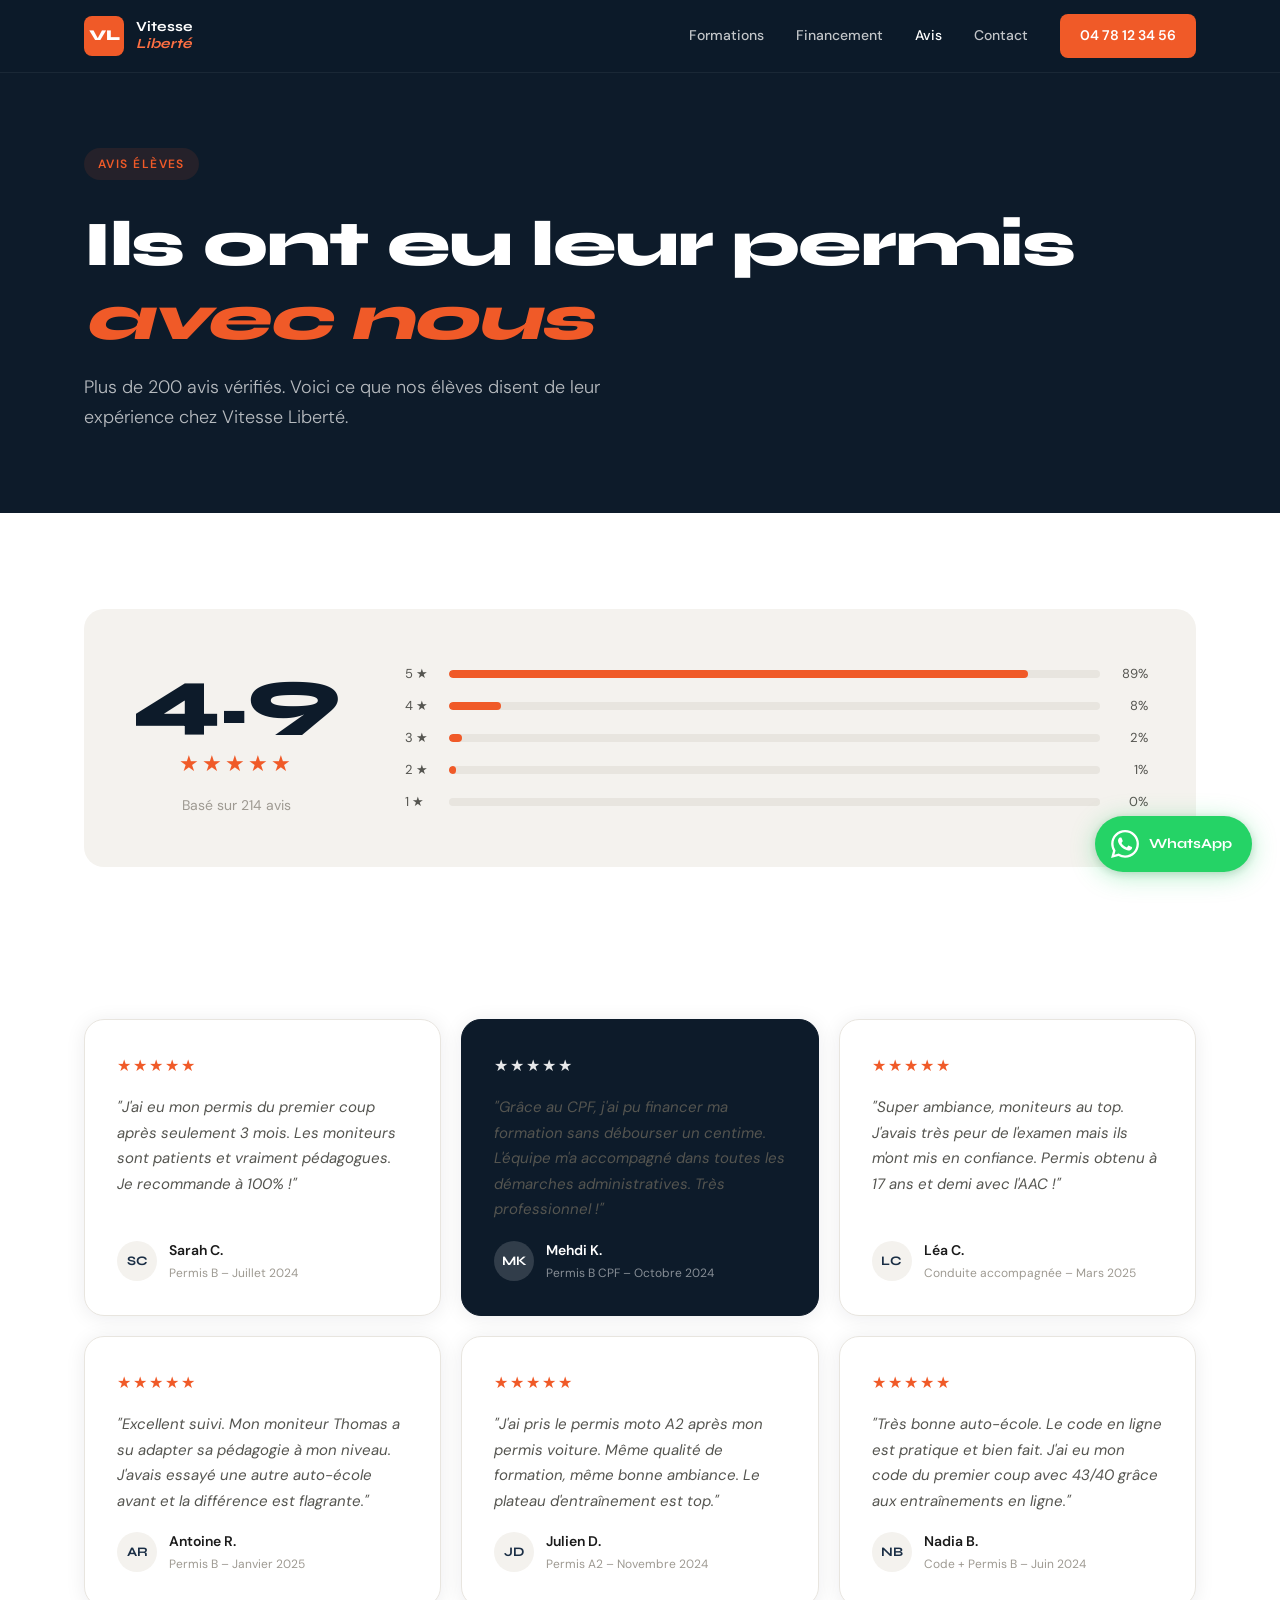
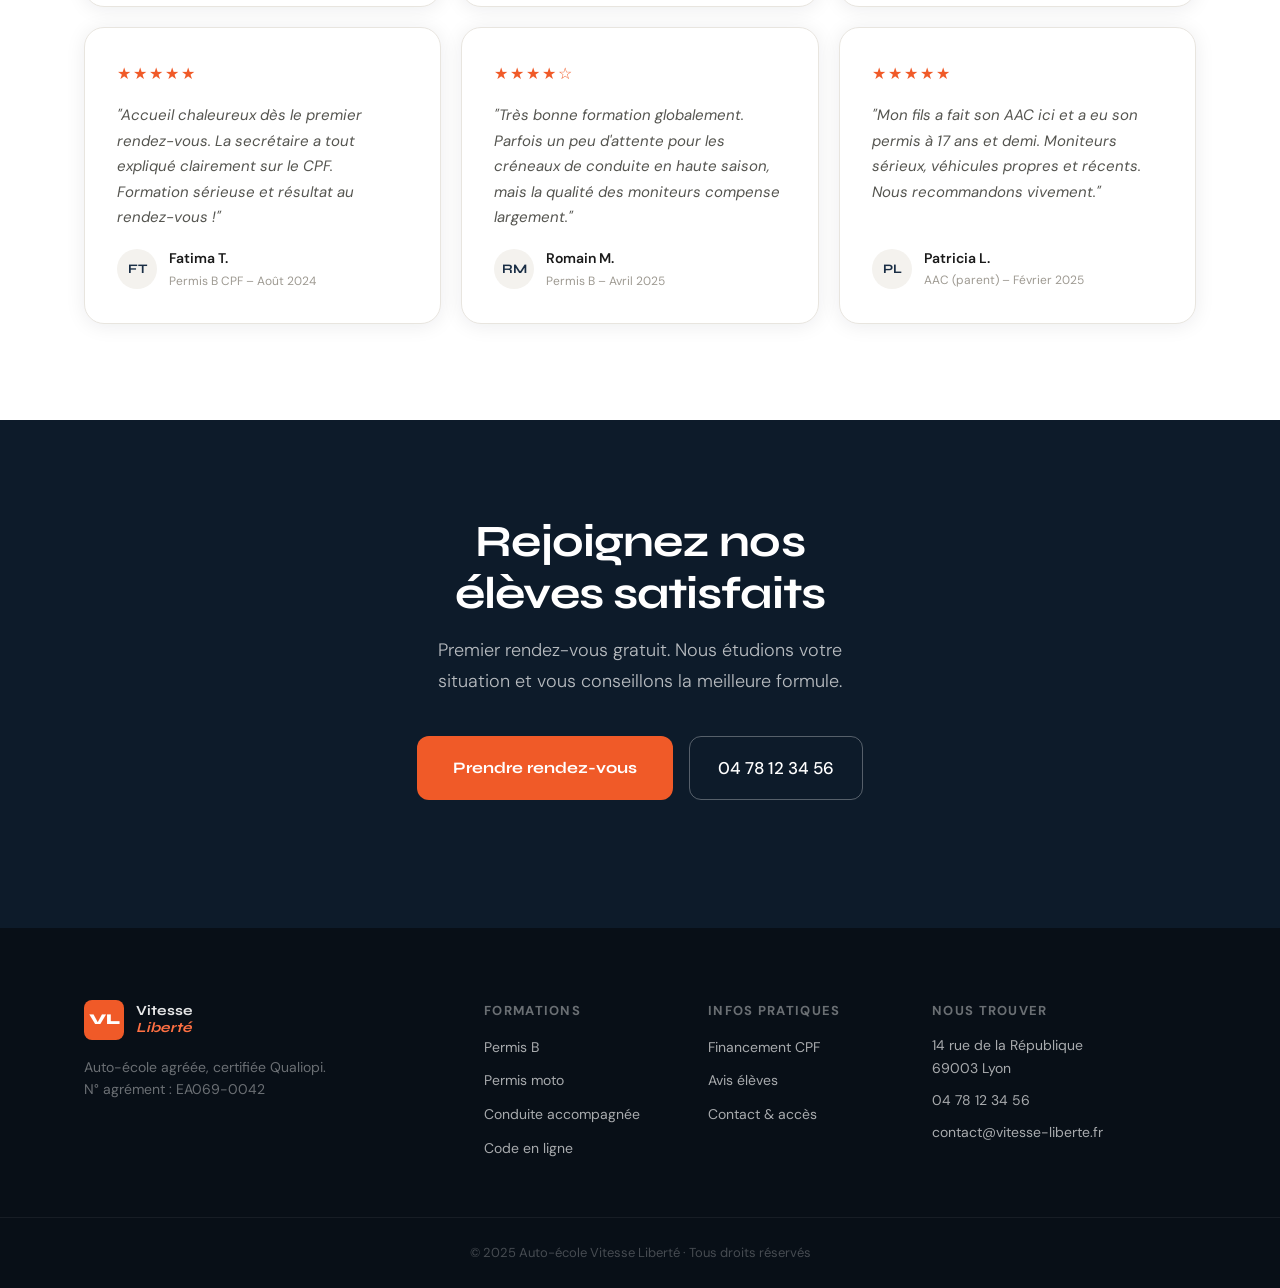
<file: avis.html>
<!DOCTYPE html>
<html lang="fr">
<head>
<meta charset="UTF-8">
<meta name="viewport" content="width=device-width, initial-scale=1.0">
<meta name="description" content="Avis élèves de l'auto-école Vitesse Liberté à Lyon 3ème. Plus de 200 avis vérifiés. Note moyenne 4.9/5.">
<title>Avis élèves – Auto-école Vitesse Liberté | Lyon 3ème</title>
<link rel="preconnect" href="https://fonts.googleapis.com">
<link href="https://fonts.googleapis.com/css2?family=Syne:wght@400;600;700;800&family=DM+Sans:ital,wght@0,300;0,400;0,500;1,300&display=swap" rel="stylesheet">
<link rel="stylesheet" href="style.css">
</head>
<body>

<header id="header">
  <div class="nav-inner">
    <a href="index.html" class="logo">
      <span class="logo-mark">VL</span>
      <span class="logo-text">Vitesse<br><em>Liberté</em></span>
    </a>
    <nav class="main-nav">
      <a href="formations.html">Formations</a>
      <a href="financement.html">Financement</a>
      <a href="avis.html" class="active">Avis</a>
      <a href="contact.html">Contact</a>
      <a href="tel:0478123456" class="nav-cta">04 78 12 34 56</a>
    </nav>
    <button class="burger" onclick="toggleMenu()" aria-label="Menu">
      <span></span><span></span><span></span>
    </button>
  </div>
  <div class="mobile-menu" id="mobileMenu">
    <a href="formations.html">Formations</a>
    <a href="financement.html">Financement</a>
    <a href="avis.html">Avis élèves</a>
    <a href="contact.html">Contact</a>
    <a href="tel:0478123456" class="mobile-cta">04 78 12 34 56</a>
  </div>
</header>

<section class="page-hero">
  <div class="container">
    <div class="section-tag">Avis élèves</div>
    <h1>Ils ont eu leur permis<br><em>avec nous</em></h1>
    <p>Plus de 200 avis vérifiés. Voici ce que nos élèves disent de leur expérience chez Vitesse Liberté.</p>
  </div>
</section>

<section class="section">
  <div class="container">
    <div class="rating-summary">
      <div class="rating-big">
        <span class="rating-number">4.9</span>
        <div class="rating-stars-big">★★★★★</div>
        <span class="rating-count">Basé sur 214 avis</span>
      </div>
      <div class="rating-bars">
        <div class="rating-bar-row"><span>5 ★</span><div class="bar-wrap"><div class="bar-fill" style="width:89%"></div></div><span>89%</span></div>
        <div class="rating-bar-row"><span>4 ★</span><div class="bar-wrap"><div class="bar-fill" style="width:8%"></div></div><span>8%</span></div>
        <div class="rating-bar-row"><span>3 ★</span><div class="bar-wrap"><div class="bar-fill" style="width:2%"></div></div><span>2%</span></div>
        <div class="rating-bar-row"><span>2 ★</span><div class="bar-wrap"><div class="bar-fill" style="width:1%"></div></div><span>1%</span></div>
        <div class="rating-bar-row"><span>1 ★</span><div class="bar-wrap"><div class="bar-fill" style="width:0%"></div></div><span>0%</span></div>
      </div>
    </div>
  </div>
</section>

<section class="section">
  <div class="container">
    <div class="all-reviews-grid">

      <div class="review-card">
        <div class="review-stars">★★★★★</div>
        <p>"J'ai eu mon permis du premier coup après seulement 3 mois. Les moniteurs sont patients et vraiment pédagogues. Je recommande à 100% !"</p>
        <div class="review-author"><div class="review-avatar">SC</div><div><strong>Sarah C.</strong><span>Permis B – Juillet 2024</span></div></div>
      </div>

      <div class="review-card review-card--featured">
        <div class="review-stars">★★★★★</div>
        <p>"Grâce au CPF, j'ai pu financer ma formation sans débourser un centime. L'équipe m'a accompagné dans toutes les démarches administratives. Très professionnel !"</p>
        <div class="review-author"><div class="review-avatar">MK</div><div><strong>Mehdi K.</strong><span>Permis B CPF – Octobre 2024</span></div></div>
      </div>

      <div class="review-card">
        <div class="review-stars">★★★★★</div>
        <p>"Super ambiance, moniteurs au top. J'avais très peur de l'examen mais ils m'ont mis en confiance. Permis obtenu à 17 ans et demi avec l'AAC !"</p>
        <div class="review-author"><div class="review-avatar">LC</div><div><strong>Léa C.</strong><span>Conduite accompagnée – Mars 2025</span></div></div>
      </div>

      <div class="review-card">
        <div class="review-stars">★★★★★</div>
        <p>"Excellent suivi. Mon moniteur Thomas a su adapter sa pédagogie à mon niveau. J'avais essayé une autre auto-école avant et la différence est flagrante."</p>
        <div class="review-author"><div class="review-avatar">AR</div><div><strong>Antoine R.</strong><span>Permis B – Janvier 2025</span></div></div>
      </div>

      <div class="review-card">
        <div class="review-stars">★★★★★</div>
        <p>"J'ai pris le permis moto A2 après mon permis voiture. Même qualité de formation, même bonne ambiance. Le plateau d'entraînement est top."</p>
        <div class="review-author"><div class="review-avatar">JD</div><div><strong>Julien D.</strong><span>Permis A2 – Novembre 2024</span></div></div>
      </div>

      <div class="review-card">
        <div class="review-stars">★★★★★</div>
        <p>"Très bonne auto-école. Le code en ligne est pratique et bien fait. J'ai eu mon code du premier coup avec 43/40 grâce aux entraînements en ligne."</p>
        <div class="review-author"><div class="review-avatar">NB</div><div><strong>Nadia B.</strong><span>Code + Permis B – Juin 2024</span></div></div>
      </div>

      <div class="review-card">
        <div class="review-stars">★★★★★</div>
        <p>"Accueil chaleureux dès le premier rendez-vous. La secrétaire a tout expliqué clairement sur le CPF. Formation sérieuse et résultat au rendez-vous !"</p>
        <div class="review-author"><div class="review-avatar">FT</div><div><strong>Fatima T.</strong><span>Permis B CPF – Août 2024</span></div></div>
      </div>

      <div class="review-card">
        <div class="review-stars">★★★★☆</div>
        <p>"Très bonne formation globalement. Parfois un peu d'attente pour les créneaux de conduite en haute saison, mais la qualité des moniteurs compense largement."</p>
        <div class="review-author"><div class="review-avatar">RM</div><div><strong>Romain M.</strong><span>Permis B – Avril 2025</span></div></div>
      </div>

      <div class="review-card">
        <div class="review-stars">★★★★★</div>
        <p>"Mon fils a fait son AAC ici et a eu son permis à 17 ans et demi. Moniteurs sérieux, véhicules propres et récents. Nous recommandons vivement."</p>
        <div class="review-author"><div class="review-avatar">PL</div><div><strong>Patricia L.</strong><span>AAC (parent) – Février 2025</span></div></div>
      </div>

    </div>
  </div>
</section>

<section class="cta-section">
  <div class="container cta-inner">
    <h2>Rejoignez nos<br>élèves satisfaits</h2>
    <p>Premier rendez-vous gratuit. Nous étudions votre situation et vous conseillons la meilleure formule.</p>
    <div class="cta-actions">
      <a href="contact.html" class="btn-primary btn-large">Prendre rendez-vous</a>
      <a href="tel:0478123456" class="btn-ghost">04 78 12 34 56</a>
    </div>
  </div>
</section>

<footer class="footer">
  <div class="container footer-inner">
    <div class="footer-brand">
      <a href="index.html" class="logo logo--light">
        <span class="logo-mark">VL</span>
        <span class="logo-text">Vitesse<br><em>Liberté</em></span>
      </a>
      <p>Auto-école agréée, certifiée Qualiopi.<br>N° agrément : EA069-0042</p>
    </div>
    <div class="footer-links">
      <strong>Formations</strong>
      <a href="formations.html#permis-b">Permis B</a>
      <a href="formations.html#moto">Permis moto</a>
      <a href="formations.html#aac">Conduite accompagnée</a>
      <a href="formations.html#code">Code en ligne</a>
    </div>
    <div class="footer-links">
      <strong>Infos pratiques</strong>
      <a href="financement.html">Financement CPF</a>
      <a href="avis.html">Avis élèves</a>
      <a href="contact.html">Contact & accès</a>
    </div>
    <div class="footer-contact">
      <strong>Nous trouver</strong>
      <p>14 rue de la République<br>69003 Lyon</p>
      <a href="tel:0478123456">04 78 12 34 56</a>
      <a href="mailto:contact@vitesse-liberte.fr">contact@vitesse-liberte.fr</a>
    </div>
  </div>
  <div class="footer-bottom">
    <p>© 2025 Auto-école Vitesse Liberté · Tous droits réservés</p>
  </div>
</footer>

<script src="main.js"></script>

<!-- WhatsApp Widget -->
<a href="https://wa.me/33478123456?text=Bonjour%2C%20je%20souhaite%20avoir%20des%20informations%20sur%20vos%20formations%20au%20permis%20de%20conduire." class="whatsapp-btn" target="_blank" rel="noopener" aria-label="Nous contacter sur WhatsApp">
  <svg xmlns="http://www.w3.org/2000/svg" viewBox="0 0 24 24" fill="white" width="28" height="28"><path d="M17.472 14.382c-.297-.149-1.758-.867-2.03-.967-.273-.099-.471-.148-.67.15-.197.297-.767.966-.94 1.164-.173.199-.347.223-.644.075-.297-.15-1.255-.463-2.39-1.475-.883-.788-1.48-1.761-1.653-2.059-.173-.297-.018-.458.13-.606.134-.133.298-.347.446-.52.149-.174.198-.298.298-.497.099-.198.05-.371-.025-.52-.075-.149-.669-1.612-.916-2.207-.242-.579-.487-.5-.669-.51-.173-.008-.371-.01-.57-.01-.198 0-.52.074-.792.372-.272.297-1.04 1.016-1.04 2.479 0 1.462 1.065 2.875 1.213 3.074.149.198 2.096 3.2 5.077 4.487.709.306 1.262.489 1.694.625.712.227 1.36.195 1.871.118.571-.085 1.758-.719 2.006-1.413.248-.694.248-1.289.173-1.413-.074-.124-.272-.198-.57-.347m-5.421 7.403h-.004a9.87 9.87 0 01-5.031-1.378l-.361-.214-3.741.982.998-3.648-.235-.374a9.86 9.86 0 01-1.51-5.26c.001-5.45 4.436-9.884 9.888-9.884 2.64 0 5.122 1.03 6.988 2.898a9.825 9.825 0 012.893 6.994c-.003 5.45-4.437 9.884-9.885 9.884m8.413-18.297A11.815 11.815 0 0012.05 0C5.495 0 .16 5.335.157 11.892c0 2.096.547 4.142 1.588 5.945L.057 24l6.305-1.654a11.882 11.882 0 005.683 1.448h.005c6.554 0 11.89-5.335 11.893-11.893a11.821 11.821 0 00-3.48-8.413z"/></svg>
  <span class="whatsapp-label">WhatsApp</span>
</a>
</body>
</html>
</file>
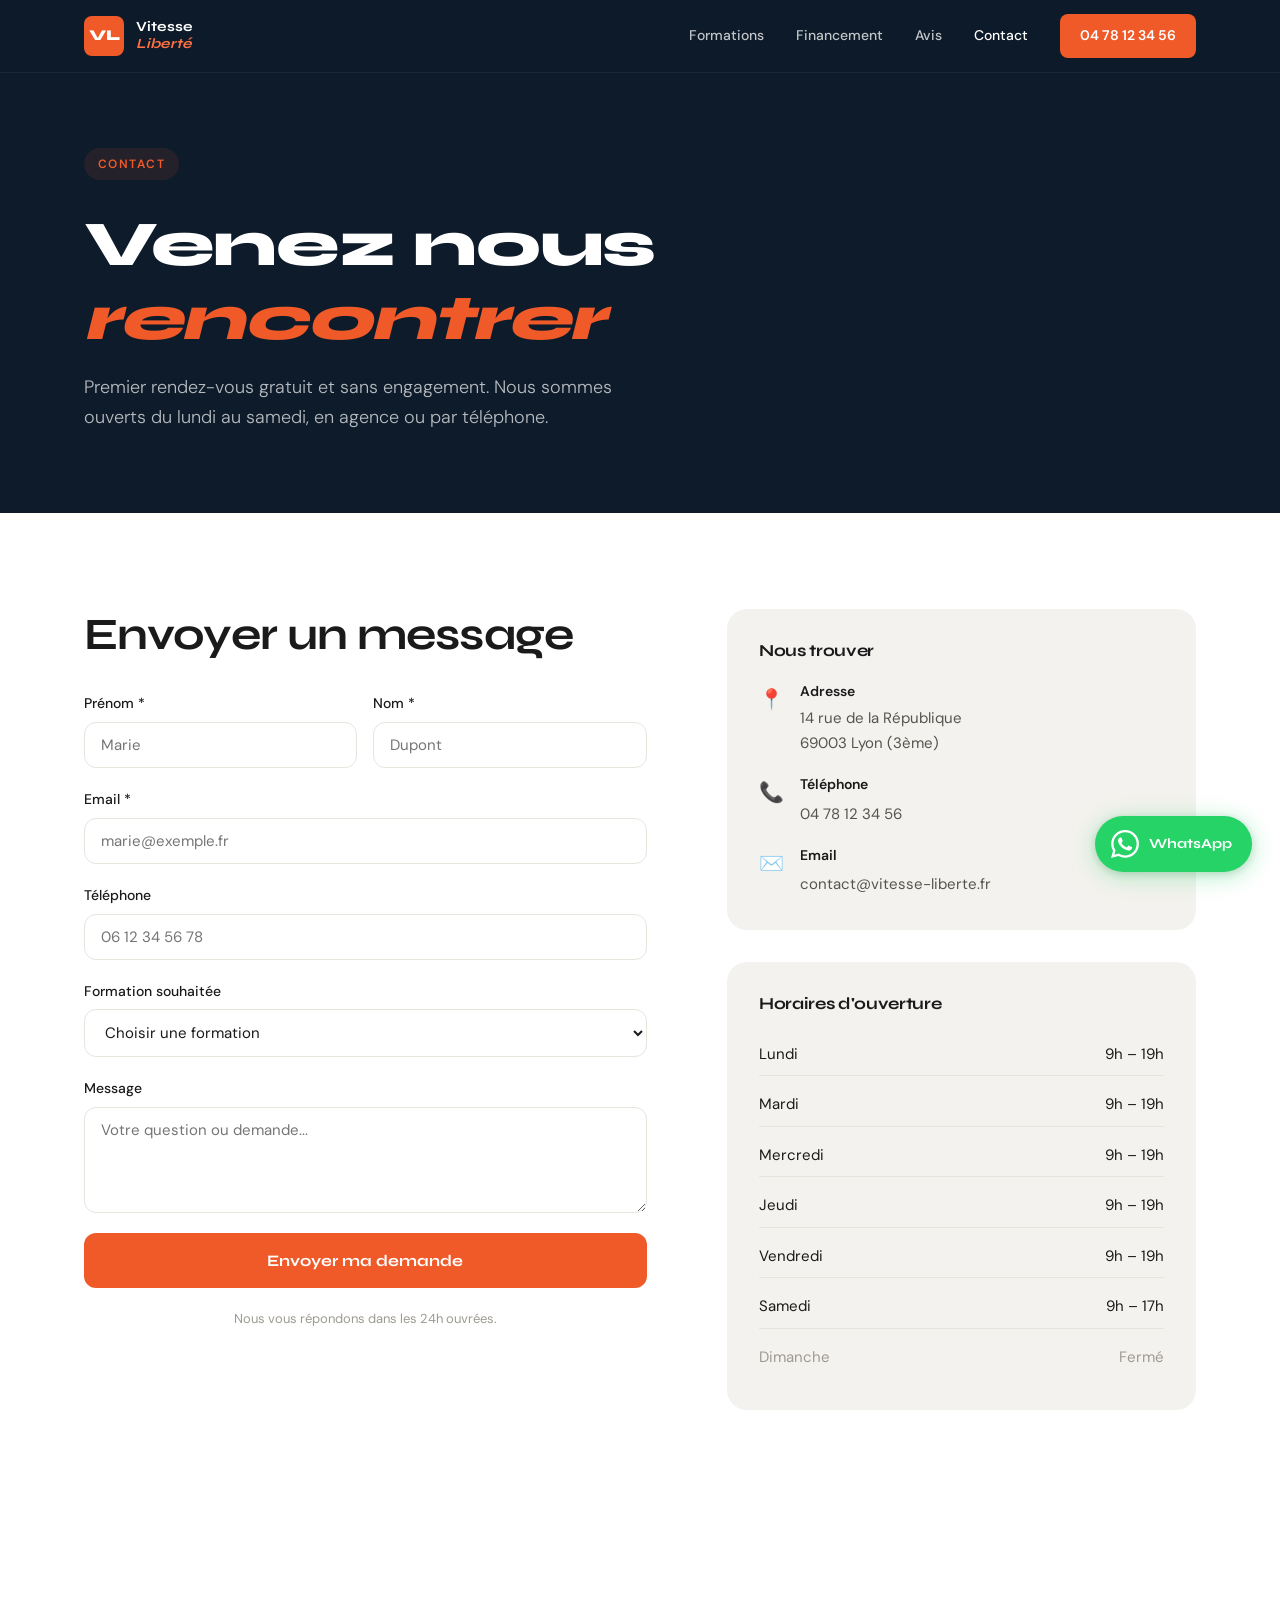
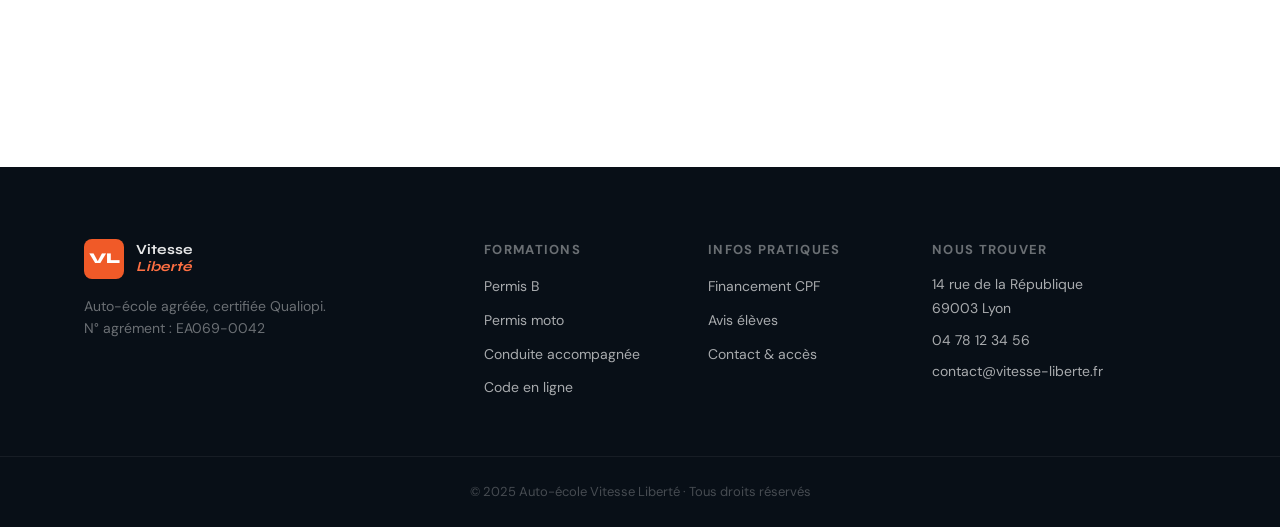
<file: contact.html>
<!DOCTYPE html>
<html lang="fr">
<head>
<meta charset="UTF-8">
<meta name="viewport" content="width=device-width, initial-scale=1.0">
<meta name="description" content="Contactez l'auto-école Vitesse Liberté à Lyon 3ème. 14 rue de la République, 69003 Lyon. Ouvert du lundi au samedi.">
<title>Contact – Auto-école Vitesse Liberté | Lyon 3ème</title>
<link rel="preconnect" href="https://fonts.googleapis.com">
<link href="https://fonts.googleapis.com/css2?family=Syne:wght@400;600;700;800&family=DM+Sans:ital,wght@0,300;0,400;0,500;1,300&display=swap" rel="stylesheet">
<link rel="stylesheet" href="style.css">
</head>
<body>

<header id="header">
  <div class="nav-inner">
    <a href="index.html" class="logo">
      <span class="logo-mark">VL</span>
      <span class="logo-text">Vitesse<br><em>Liberté</em></span>
    </a>
    <nav class="main-nav">
      <a href="formations.html">Formations</a>
      <a href="financement.html">Financement</a>
      <a href="avis.html">Avis</a>
      <a href="contact.html" class="active">Contact</a>
      <a href="tel:0478123456" class="nav-cta">04 78 12 34 56</a>
    </nav>
    <button class="burger" onclick="toggleMenu()" aria-label="Menu">
      <span></span><span></span><span></span>
    </button>
  </div>
  <div class="mobile-menu" id="mobileMenu">
    <a href="formations.html">Formations</a>
    <a href="financement.html">Financement</a>
    <a href="avis.html">Avis élèves</a>
    <a href="contact.html">Contact</a>
    <a href="tel:0478123456" class="mobile-cta">04 78 12 34 56</a>
  </div>
</header>

<section class="page-hero">
  <div class="container">
    <div class="section-tag">Contact</div>
    <h1>Venez nous<br><em>rencontrer</em></h1>
    <p>Premier rendez-vous gratuit et sans engagement. Nous sommes ouverts du lundi au samedi, en agence ou par téléphone.</p>
  </div>
</section>

<section class="section">
  <div class="container contact-layout">

    <div class="contact-form-wrap">
      <h2>Envoyer un message</h2>
      <form class="contact-form" onsubmit="handleForm(event)">
        <div class="form-row">
          <div class="form-group">
            <label for="prenom">Prénom *</label>
            <input type="text" id="prenom" name="prenom" required placeholder="Marie">
          </div>
          <div class="form-group">
            <label for="nom">Nom *</label>
            <input type="text" id="nom" name="nom" required placeholder="Dupont">
          </div>
        </div>
        <div class="form-group">
          <label for="email">Email *</label>
          <input type="email" id="email" name="email" required placeholder="marie@exemple.fr">
        </div>
        <div class="form-group">
          <label for="telephone">Téléphone</label>
          <input type="tel" id="telephone" name="telephone" placeholder="06 12 34 56 78">
        </div>
        <div class="form-group">
          <label for="formation">Formation souhaitée</label>
          <select id="formation" name="formation">
            <option value="">Choisir une formation</option>
            <option>Permis B – boîte manuelle</option>
            <option>Permis B – boîte automatique</option>
            <option>Conduite accompagnée (AAC)</option>
            <option>Permis moto A1 / A2</option>
            <option>Formation BSR</option>
            <option>Je ne sais pas encore</option>
          </select>
        </div>
        <div class="form-group">
          <label for="message">Message</label>
          <textarea id="message" name="message" rows="4" placeholder="Votre question ou demande..."></textarea>
        </div>
        <button type="submit" class="btn-primary btn-large btn-full">Envoyer ma demande</button>
        <p class="form-note">Nous vous répondons dans les 24h ouvrées.</p>
      </form>
      <div class="form-success" id="formSuccess">
        <div class="success-icon">✓</div>
        <h3>Message envoyé !</h3>
        <p>Merci pour votre message. Nous vous répondrons dans les 24 heures ouvrées.</p>
      </div>
    </div>

    <div class="contact-info-wrap">
      <div class="contact-info-block">
        <h3>Nous trouver</h3>
        <div class="info-row">
          <span class="info-icon">📍</span>
          <div>
            <strong>Adresse</strong>
            <p>14 rue de la République<br>69003 Lyon (3ème)</p>
          </div>
        </div>
        <div class="info-row">
          <span class="info-icon">📞</span>
          <div>
            <strong>Téléphone</strong>
            <a href="tel:0478123456">04 78 12 34 56</a>
          </div>
        </div>
        <div class="info-row">
          <span class="info-icon">✉️</span>
          <div>
            <strong>Email</strong>
            <a href="mailto:contact@vitesse-liberte.fr">contact@vitesse-liberte.fr</a>
          </div>
        </div>
      </div>

      <div class="contact-info-block">
        <h3>Horaires d'ouverture</h3>
        <div class="horaires">
          <div class="horaire-row"><span>Lundi</span><span>9h – 19h</span></div>
          <div class="horaire-row"><span>Mardi</span><span>9h – 19h</span></div>
          <div class="horaire-row"><span>Mercredi</span><span>9h – 19h</span></div>
          <div class="horaire-row"><span>Jeudi</span><span>9h – 19h</span></div>
          <div class="horaire-row"><span>Vendredi</span><span>9h – 19h</span></div>
          <div class="horaire-row"><span>Samedi</span><span>9h – 17h</span></div>
          <div class="horaire-row horaire-row--closed"><span>Dimanche</span><span>Fermé</span></div>
        </div>
      </div>

      <div class="map-placeholder">
        <iframe
          src="https://www.google.com/maps/embed?pb=!1m18!1m12!1m3!1d2783.5!2d4.8357!3d45.7578!2m3!1f0!2f0!3f0!3m2!1i1024!2i768!4f13.1!3m3!1m2!1s0x47f4ea5e4b8a4b1d%3A0x0!2sRue+de+la+R%C3%A9publique%2C+Lyon!5e0!3m2!1sfr!2sfr!4v1"
          width="100%" height="220" style="border:0;border-radius:12px;" allowfullscreen loading="lazy">
        </iframe>
      </div>
    </div>

  </div>
</section>

<footer class="footer">
  <div class="container footer-inner">
    <div class="footer-brand">
      <a href="index.html" class="logo logo--light">
        <span class="logo-mark">VL</span>
        <span class="logo-text">Vitesse<br><em>Liberté</em></span>
      </a>
      <p>Auto-école agréée, certifiée Qualiopi.<br>N° agrément : EA069-0042</p>
    </div>
    <div class="footer-links">
      <strong>Formations</strong>
      <a href="formations.html#permis-b">Permis B</a>
      <a href="formations.html#moto">Permis moto</a>
      <a href="formations.html#aac">Conduite accompagnée</a>
      <a href="formations.html#code">Code en ligne</a>
    </div>
    <div class="footer-links">
      <strong>Infos pratiques</strong>
      <a href="financement.html">Financement CPF</a>
      <a href="avis.html">Avis élèves</a>
      <a href="contact.html">Contact & accès</a>
    </div>
    <div class="footer-contact">
      <strong>Nous trouver</strong>
      <p>14 rue de la République<br>69003 Lyon</p>
      <a href="tel:0478123456">04 78 12 34 56</a>
      <a href="mailto:contact@vitesse-liberte.fr">contact@vitesse-liberte.fr</a>
    </div>
  </div>
  <div class="footer-bottom">
    <p>© 2025 Auto-école Vitesse Liberté · Tous droits réservés</p>
  </div>
</footer>

<script src="main.js"></script>

<!-- WhatsApp Widget -->
<a href="https://wa.me/33478123456?text=Bonjour%2C%20je%20souhaite%20avoir%20des%20informations%20sur%20vos%20formations%20au%20permis%20de%20conduire." class="whatsapp-btn" target="_blank" rel="noopener" aria-label="Nous contacter sur WhatsApp">
  <svg xmlns="http://www.w3.org/2000/svg" viewBox="0 0 24 24" fill="white" width="28" height="28"><path d="M17.472 14.382c-.297-.149-1.758-.867-2.03-.967-.273-.099-.471-.148-.67.15-.197.297-.767.966-.94 1.164-.173.199-.347.223-.644.075-.297-.15-1.255-.463-2.39-1.475-.883-.788-1.48-1.761-1.653-2.059-.173-.297-.018-.458.13-.606.134-.133.298-.347.446-.52.149-.174.198-.298.298-.497.099-.198.05-.371-.025-.52-.075-.149-.669-1.612-.916-2.207-.242-.579-.487-.5-.669-.51-.173-.008-.371-.01-.57-.01-.198 0-.52.074-.792.372-.272.297-1.04 1.016-1.04 2.479 0 1.462 1.065 2.875 1.213 3.074.149.198 2.096 3.2 5.077 4.487.709.306 1.262.489 1.694.625.712.227 1.36.195 1.871.118.571-.085 1.758-.719 2.006-1.413.248-.694.248-1.289.173-1.413-.074-.124-.272-.198-.57-.347m-5.421 7.403h-.004a9.87 9.87 0 01-5.031-1.378l-.361-.214-3.741.982.998-3.648-.235-.374a9.86 9.86 0 01-1.51-5.26c.001-5.45 4.436-9.884 9.888-9.884 2.64 0 5.122 1.03 6.988 2.898a9.825 9.825 0 012.893 6.994c-.003 5.45-4.437 9.884-9.885 9.884m8.413-18.297A11.815 11.815 0 0012.05 0C5.495 0 .16 5.335.157 11.892c0 2.096.547 4.142 1.588 5.945L.057 24l6.305-1.654a11.882 11.882 0 005.683 1.448h.005c6.554 0 11.89-5.335 11.893-11.893a11.821 11.821 0 00-3.48-8.413z"/></svg>
  <span class="whatsapp-label">WhatsApp</span>
</a>
</body>
</html>
</file>
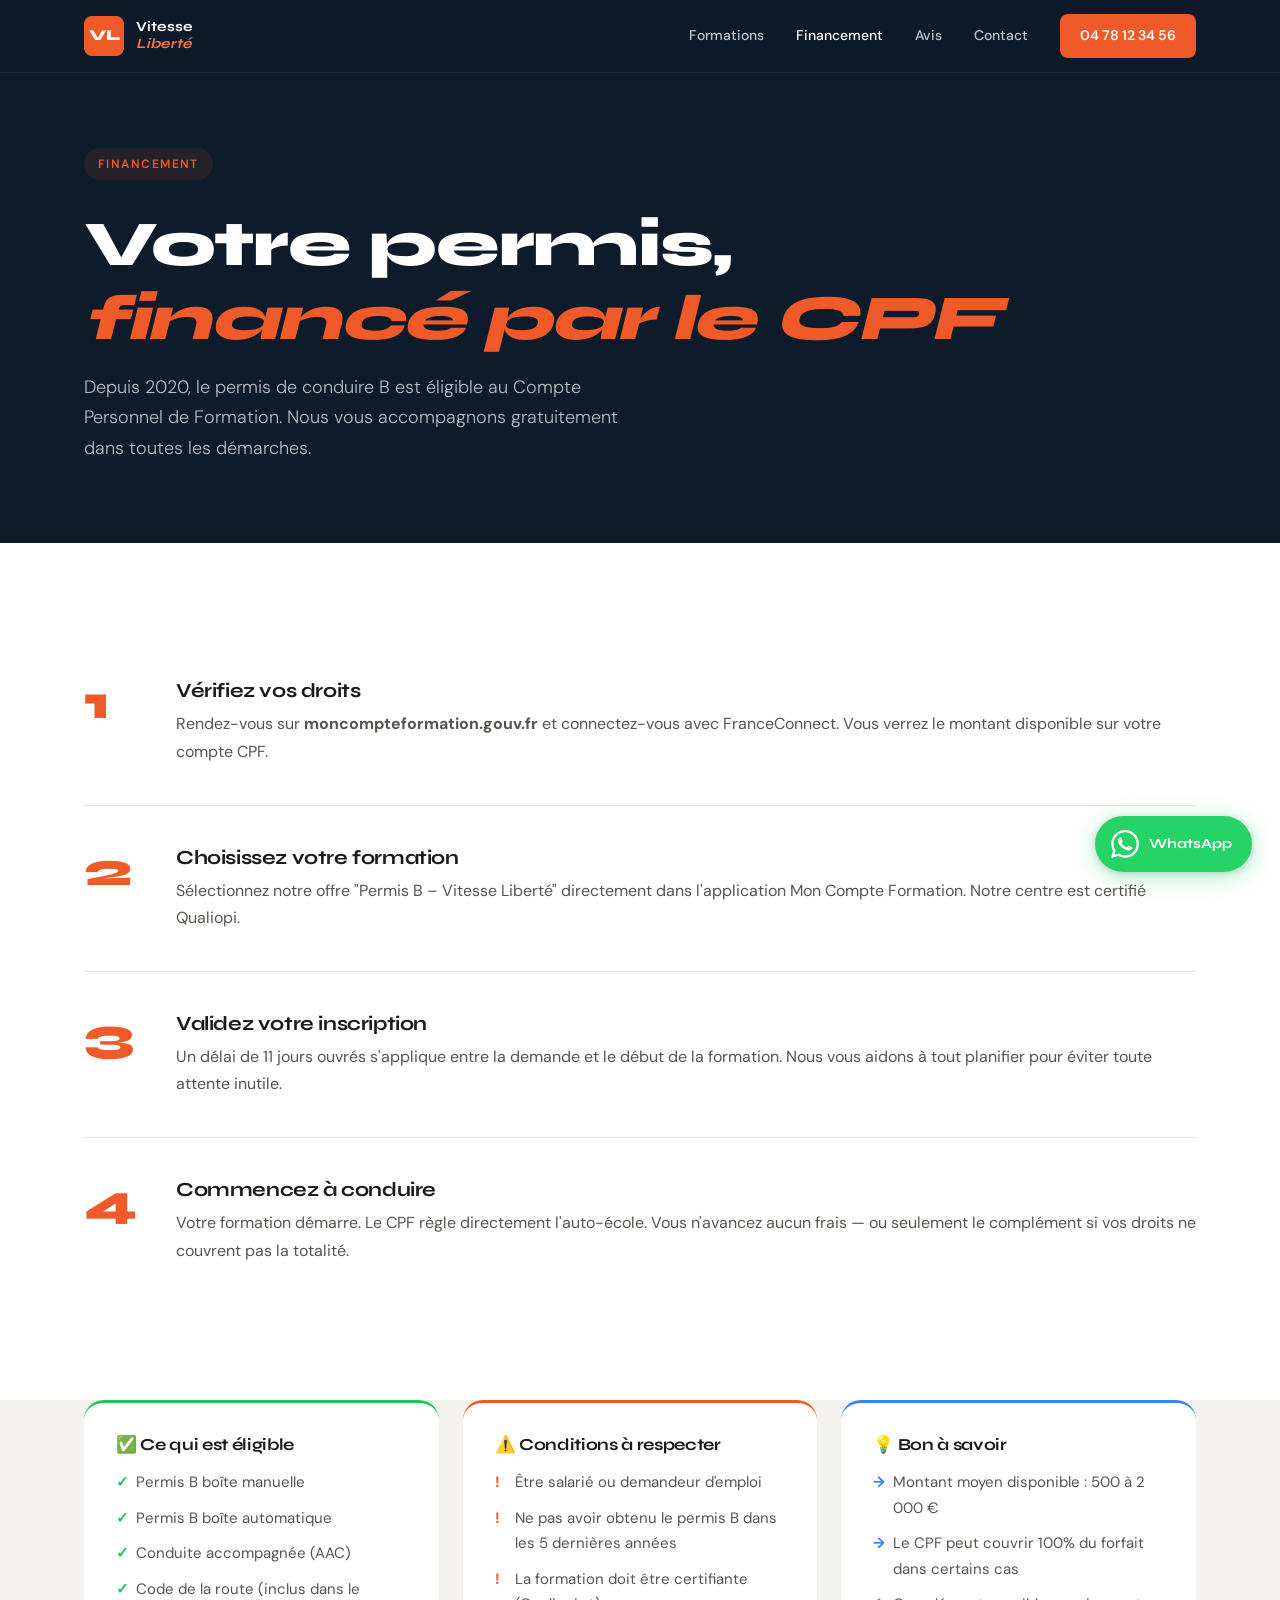
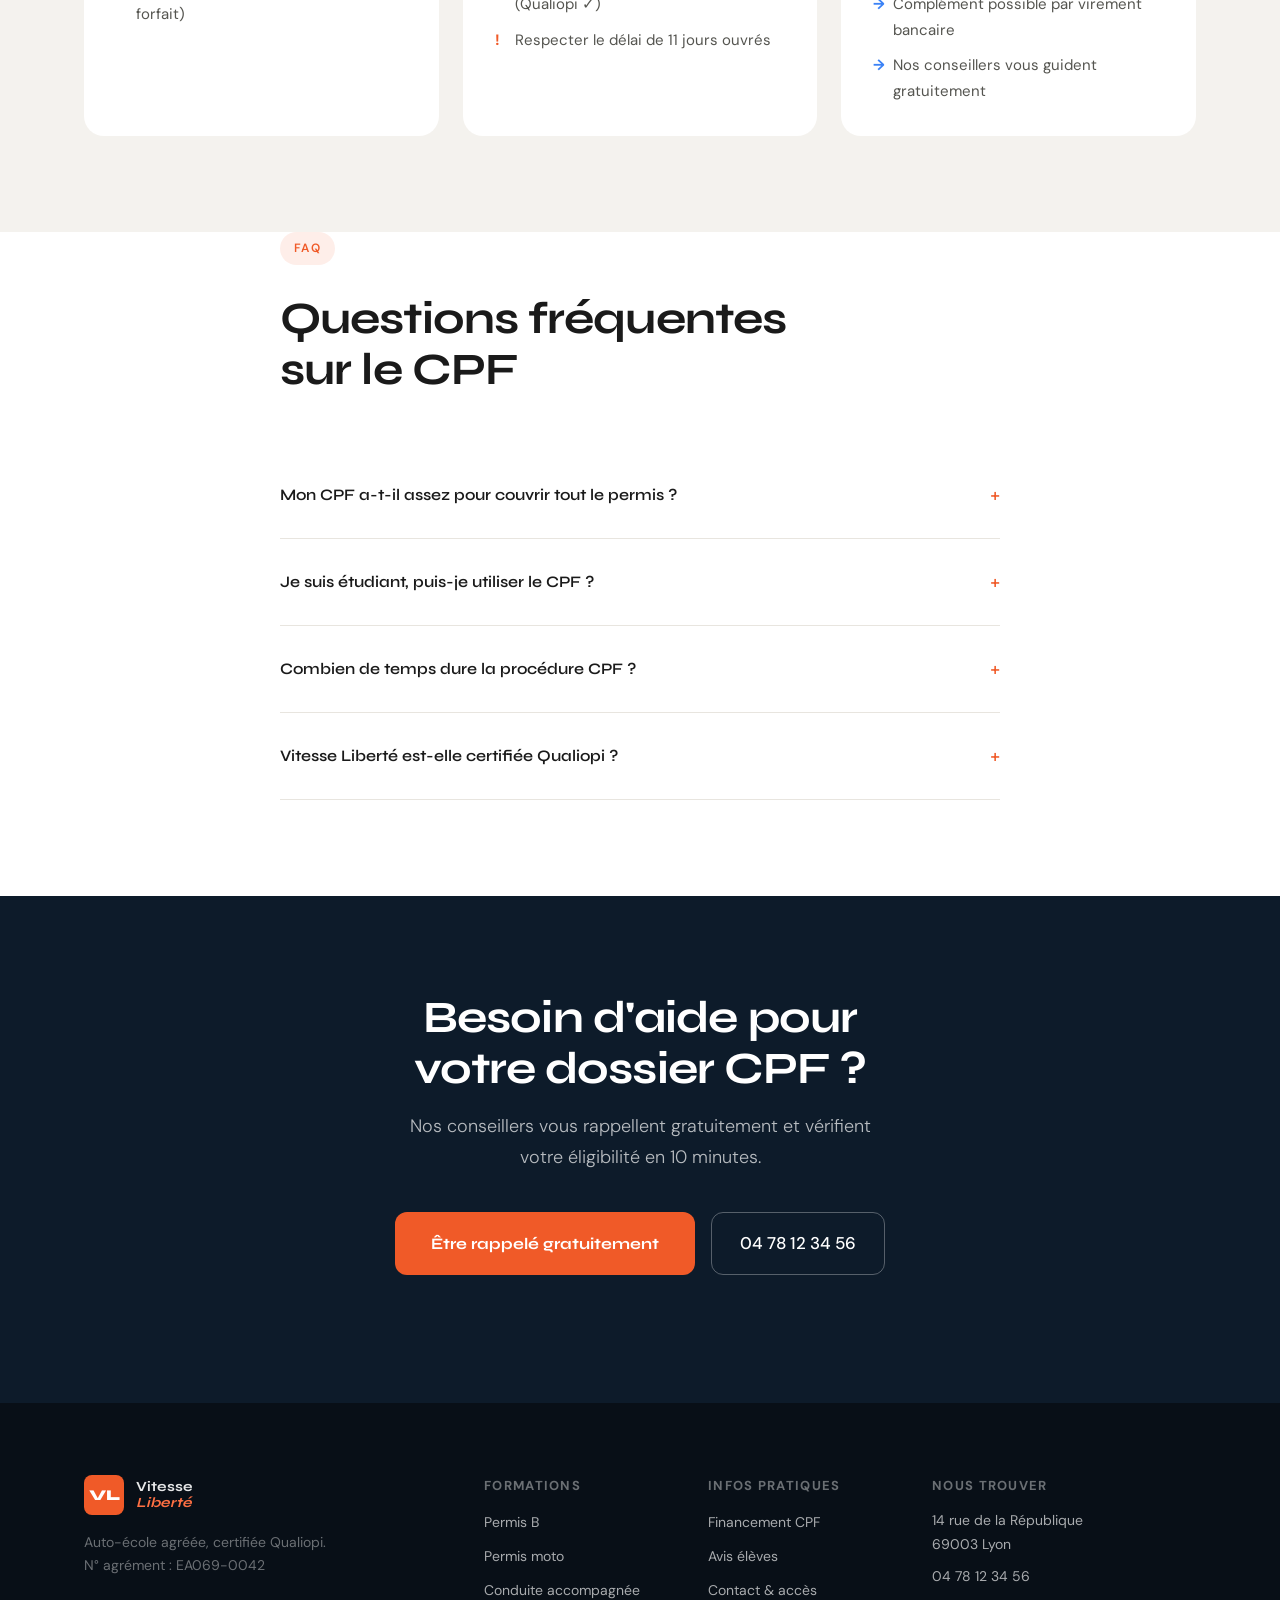
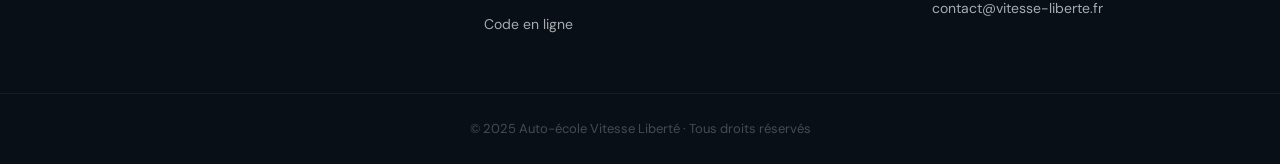
<file: financement.html>
<!DOCTYPE html>
<html lang="fr">
<head>
<meta charset="UTF-8">
<meta name="viewport" content="width=device-width, initial-scale=1.0">
<meta name="description" content="Financement CPF pour votre permis de conduire à Lyon. Utilisez votre Compte Personnel de Formation avec l'auto-école Vitesse Liberté.">
<title>Financement CPF – Auto-école Vitesse Liberté | Lyon 3ème</title>
<link rel="preconnect" href="https://fonts.googleapis.com">
<link href="https://fonts.googleapis.com/css2?family=Syne:wght@400;600;700;800&family=DM+Sans:ital,wght@0,300;0,400;0,500;1,300&display=swap" rel="stylesheet">
<link rel="stylesheet" href="style.css">
</head>
<body>

<header id="header">
  <div class="nav-inner">
    <a href="index.html" class="logo">
      <span class="logo-mark">VL</span>
      <span class="logo-text">Vitesse<br><em>Liberté</em></span>
    </a>
    <nav class="main-nav">
      <a href="formations.html">Formations</a>
      <a href="financement.html" class="active">Financement</a>
      <a href="avis.html">Avis</a>
      <a href="contact.html">Contact</a>
      <a href="tel:0478123456" class="nav-cta">04 78 12 34 56</a>
    </nav>
    <button class="burger" onclick="toggleMenu()" aria-label="Menu">
      <span></span><span></span><span></span>
    </button>
  </div>
  <div class="mobile-menu" id="mobileMenu">
    <a href="formations.html">Formations</a>
    <a href="financement.html">Financement</a>
    <a href="avis.html">Avis élèves</a>
    <a href="contact.html">Contact</a>
    <a href="tel:0478123456" class="mobile-cta">04 78 12 34 56</a>
  </div>
</header>

<section class="page-hero">
  <div class="container">
    <div class="section-tag">Financement</div>
    <h1>Votre permis,<br><em>financé par le CPF</em></h1>
    <p>Depuis 2020, le permis de conduire B est éligible au Compte Personnel de Formation. Nous vous accompagnons gratuitement dans toutes les démarches.</p>
  </div>
</section>

<section class="section">
  <div class="container">
    <div class="cpf-steps">
      <div class="step">
        <div class="step-num">1</div>
        <div class="step-content">
          <h3>Vérifiez vos droits</h3>
          <p>Rendez-vous sur <strong>moncompteformation.gouv.fr</strong> et connectez-vous avec FranceConnect. Vous verrez le montant disponible sur votre compte CPF.</p>
        </div>
      </div>
      <div class="step">
        <div class="step-num">2</div>
        <div class="step-content">
          <h3>Choisissez votre formation</h3>
          <p>Sélectionnez notre offre "Permis B – Vitesse Liberté" directement dans l'application Mon Compte Formation. Notre centre est certifié Qualiopi.</p>
        </div>
      </div>
      <div class="step">
        <div class="step-num">3</div>
        <div class="step-content">
          <h3>Validez votre inscription</h3>
          <p>Un délai de 11 jours ouvrés s'applique entre la demande et le début de la formation. Nous vous aidons à tout planifier pour éviter toute attente inutile.</p>
        </div>
      </div>
      <div class="step">
        <div class="step-num">4</div>
        <div class="step-content">
          <h3>Commencez à conduire</h3>
          <p>Votre formation démarre. Le CPF règle directement l'auto-école. Vous n'avancez aucun frais — ou seulement le complément si vos droits ne couvrent pas la totalité.</p>
        </div>
      </div>
    </div>
  </div>
</section>

<section class="section cpf-info-section">
  <div class="container">
    <div class="cpf-info-grid">
      <div class="cpf-info-card cpf-info-card--green">
        <h3>✅ Ce qui est éligible</h3>
        <ul>
          <li>Permis B boîte manuelle</li>
          <li>Permis B boîte automatique</li>
          <li>Conduite accompagnée (AAC)</li>
          <li>Code de la route (inclus dans le forfait)</li>
        </ul>
      </div>
      <div class="cpf-info-card cpf-info-card--orange">
        <h3>⚠️ Conditions à respecter</h3>
        <ul>
          <li>Être salarié ou demandeur d'emploi</li>
          <li>Ne pas avoir obtenu le permis B dans les 5 dernières années</li>
          <li>La formation doit être certifiante (Qualiopi ✓)</li>
          <li>Respecter le délai de 11 jours ouvrés</li>
        </ul>
      </div>
      <div class="cpf-info-card cpf-info-card--blue">
        <h3>💡 Bon à savoir</h3>
        <ul>
          <li>Montant moyen disponible : 500 à 2 000 €</li>
          <li>Le CPF peut couvrir 100% du forfait dans certains cas</li>
          <li>Complément possible par virement bancaire</li>
          <li>Nos conseillers vous guident gratuitement</li>
        </ul>
      </div>
    </div>
  </div>
</section>

<section class="section">
  <div class="container">
    <div class="faq-block">
      <div class="section-header">
        <div class="section-tag">FAQ</div>
        <h2>Questions fréquentes<br>sur le CPF</h2>
      </div>
      <div class="faq-list">
        <details class="faq-item">
          <summary>Mon CPF a-t-il assez pour couvrir tout le permis ?</summary>
          <p>Cela dépend de votre solde et du forfait choisi. En moyenne, un salarié à temps plein dispose de 500 € à 1 500 € sur son CPF. Si le montant ne couvre pas la totalité, vous réglez simplement la différence. Nos conseillers étudient votre situation avec vous.</p>
        </details>
        <details class="faq-item">
          <summary>Je suis étudiant, puis-je utiliser le CPF ?</summary>
          <p>Non, le CPF est réservé aux actifs (salariés, indépendants, demandeurs d'emploi). Les étudiants peuvent en revanche bénéficier d'autres aides : aide régionale, prêt permis à 1€ par jour, ou paiement en plusieurs fois sans frais.</p>
        </details>
        <details class="faq-item">
          <summary>Combien de temps dure la procédure CPF ?</summary>
          <p>Une fois votre dossier validé sur moncompteformation.gouv.fr, un délai légal de 11 jours ouvrés s'écoule avant le début de la formation. Prévenez-nous dès que possible pour que nous planifions votre planning en conséquence.</p>
        </details>
        <details class="faq-item">
          <summary>Vitesse Liberté est-elle certifiée Qualiopi ?</summary>
          <p>Oui. Notre certification Qualiopi est obligatoire pour accepter les financements CPF. Elle atteste de la qualité de nos processus pédagogiques et est vérifiée lors d'audits réguliers.</p>
        </details>
      </div>
    </div>
  </div>
</section>

<section class="cta-section">
  <div class="container cta-inner">
    <h2>Besoin d'aide pour<br>votre dossier CPF ?</h2>
    <p>Nos conseillers vous rappellent gratuitement et vérifient votre éligibilité en 10 minutes.</p>
    <div class="cta-actions">
      <a href="contact.html" class="btn-primary btn-large">Être rappelé gratuitement</a>
      <a href="tel:0478123456" class="btn-ghost">04 78 12 34 56</a>
    </div>
  </div>
</section>

<footer class="footer">
  <div class="container footer-inner">
    <div class="footer-brand">
      <a href="index.html" class="logo logo--light">
        <span class="logo-mark">VL</span>
        <span class="logo-text">Vitesse<br><em>Liberté</em></span>
      </a>
      <p>Auto-école agréée, certifiée Qualiopi.<br>N° agrément : EA069-0042</p>
    </div>
    <div class="footer-links">
      <strong>Formations</strong>
      <a href="formations.html#permis-b">Permis B</a>
      <a href="formations.html#moto">Permis moto</a>
      <a href="formations.html#aac">Conduite accompagnée</a>
      <a href="formations.html#code">Code en ligne</a>
    </div>
    <div class="footer-links">
      <strong>Infos pratiques</strong>
      <a href="financement.html">Financement CPF</a>
      <a href="avis.html">Avis élèves</a>
      <a href="contact.html">Contact & accès</a>
    </div>
    <div class="footer-contact">
      <strong>Nous trouver</strong>
      <p>14 rue de la République<br>69003 Lyon</p>
      <a href="tel:0478123456">04 78 12 34 56</a>
      <a href="mailto:contact@vitesse-liberte.fr">contact@vitesse-liberte.fr</a>
    </div>
  </div>
  <div class="footer-bottom">
    <p>© 2025 Auto-école Vitesse Liberté · Tous droits réservés</p>
  </div>
</footer>

<script src="main.js"></script>

<!-- WhatsApp Widget -->
<a href="https://wa.me/33478123456?text=Bonjour%2C%20je%20souhaite%20avoir%20des%20informations%20sur%20vos%20formations%20au%20permis%20de%20conduire." class="whatsapp-btn" target="_blank" rel="noopener" aria-label="Nous contacter sur WhatsApp">
  <svg xmlns="http://www.w3.org/2000/svg" viewBox="0 0 24 24" fill="white" width="28" height="28"><path d="M17.472 14.382c-.297-.149-1.758-.867-2.03-.967-.273-.099-.471-.148-.67.15-.197.297-.767.966-.94 1.164-.173.199-.347.223-.644.075-.297-.15-1.255-.463-2.39-1.475-.883-.788-1.48-1.761-1.653-2.059-.173-.297-.018-.458.13-.606.134-.133.298-.347.446-.52.149-.174.198-.298.298-.497.099-.198.05-.371-.025-.52-.075-.149-.669-1.612-.916-2.207-.242-.579-.487-.5-.669-.51-.173-.008-.371-.01-.57-.01-.198 0-.52.074-.792.372-.272.297-1.04 1.016-1.04 2.479 0 1.462 1.065 2.875 1.213 3.074.149.198 2.096 3.2 5.077 4.487.709.306 1.262.489 1.694.625.712.227 1.36.195 1.871.118.571-.085 1.758-.719 2.006-1.413.248-.694.248-1.289.173-1.413-.074-.124-.272-.198-.57-.347m-5.421 7.403h-.004a9.87 9.87 0 01-5.031-1.378l-.361-.214-3.741.982.998-3.648-.235-.374a9.86 9.86 0 01-1.51-5.26c.001-5.45 4.436-9.884 9.888-9.884 2.64 0 5.122 1.03 6.988 2.898a9.825 9.825 0 012.893 6.994c-.003 5.45-4.437 9.884-9.885 9.884m8.413-18.297A11.815 11.815 0 0012.05 0C5.495 0 .16 5.335.157 11.892c0 2.096.547 4.142 1.588 5.945L.057 24l6.305-1.654a11.882 11.882 0 005.683 1.448h.005c6.554 0 11.89-5.335 11.893-11.893a11.821 11.821 0 00-3.48-8.413z"/></svg>
  <span class="whatsapp-label">WhatsApp</span>
</a>
</body>
</html>
</file>
<file: style.css>
/* ===========================
   VITESSE LIBERTÉ — DESIGN SYSTEM
   Font: Syne (display) + DM Sans (body)
   Palette: Deep navy + electric orange accent
   =========================== */

*, *::before, *::after { box-sizing: border-box; margin: 0; padding: 0; }

:root {
  --navy:    #0d1b2a;
  --navy-2:  #1a2e45;
  --navy-3:  #243c56;
  --orange:  #f05a28;
  --orange-2:#ff7043;
  --cream:   #faf8f4;
  --gray-1:  #f4f2ee;
  --gray-2:  #e8e5df;
  --gray-3:  #9e9a92;
  --text:    #1a1a1a;
  --text-2:  #555550;
  --white:   #ffffff;
  --radius:  12px;
  --radius-lg: 20px;
  --shadow:  0 2px 20px rgba(13,27,42,0.08);
  --shadow-lg: 0 8px 40px rgba(13,27,42,0.14);
  --transition: 0.22s ease;
}

html { scroll-behavior: smooth; }

body {
  font-family: 'DM Sans', sans-serif;
  font-size: 17px;
  line-height: 1.7;
  color: var(--text);
  background: var(--white);
  -webkit-font-smoothing: antialiased;
}

h1, h2, h3, h4 {
  font-family: 'Syne', sans-serif;
  line-height: 1.15;
  letter-spacing: -0.02em;
}

h1 { font-size: clamp(2.6rem, 5vw, 4rem); font-weight: 800; }
h2 { font-size: clamp(2rem, 3.5vw, 2.8rem); font-weight: 700; }
h3 { font-size: 1.25rem; font-weight: 700; }

em { font-style: italic; color: var(--orange); }

a { color: inherit; text-decoration: none; }
img { display: block; width: 100%; height: 100%; object-fit: cover; }

.container { max-width: 1160px; margin: 0 auto; padding: 0 24px; }
.section { padding: 96px 0; }
.section + .section { padding-top: 0; }

/* ---- HEADER ---- */
#header {
  position: fixed; top: 0; left: 0; right: 0; z-index: 100;
  background: rgba(13,27,42,0.95);
  backdrop-filter: blur(12px);
  border-bottom: 1px solid rgba(255,255,255,0.06);
  transition: background var(--transition);
}
#header.scrolled { background: var(--navy); }

.nav-inner {
  max-width: 1160px; margin: 0 auto; padding: 0 24px;
  display: flex; align-items: center; justify-content: space-between;
  height: 72px;
}

.logo { display: flex; align-items: center; gap: 12px; }
.logo-mark {
  width: 40px; height: 40px;
  background: var(--orange);
  border-radius: 8px;
  display: flex; align-items: center; justify-content: center;
  font-family: 'Syne', sans-serif;
  font-weight: 800; font-size: 15px;
  color: white; flex-shrink: 0;
}
.logo-text {
  font-family: 'Syne', sans-serif;
  font-size: 14px; font-weight: 700;
  line-height: 1.2; color: white;
  letter-spacing: 0.01em;
}
.logo-text em { font-style: italic; color: var(--orange-2); }
.logo--light .logo-text { color: rgba(255,255,255,0.9); }

.main-nav { display: flex; align-items: center; gap: 32px; }
.main-nav a {
  font-size: 14px; font-weight: 500;
  color: rgba(255,255,255,0.75);
  transition: color var(--transition);
}
.main-nav a:hover, .main-nav a.active { color: white; }

.nav-cta {
  background: var(--orange) !important;
  color: white !important;
  padding: 10px 20px;
  border-radius: 8px;
  font-weight: 600 !important;
  font-size: 14px !important;
  transition: background var(--transition) !important;
}
.nav-cta:hover { background: var(--orange-2) !important; }

.burger {
  display: none; flex-direction: column; gap: 5px;
  background: none; border: none; cursor: pointer; padding: 4px;
}
.burger span { display: block; width: 24px; height: 2px; background: white; border-radius: 2px; transition: var(--transition); }

.mobile-menu {
  display: none; flex-direction: column;
  background: var(--navy); padding: 16px 24px 24px;
  border-top: 1px solid rgba(255,255,255,0.06);
}
.mobile-menu.open { display: flex; }
.mobile-menu a { color: rgba(255,255,255,0.8); padding: 12px 0; font-size: 16px; border-bottom: 1px solid rgba(255,255,255,0.06); }
.mobile-cta { color: var(--orange) !important; border: none !important; font-weight: 600; }

/* ---- BUTTONS ---- */
.btn-primary {
  display: inline-flex; align-items: center;
  background: var(--orange); color: white;
  padding: 14px 28px; border-radius: var(--radius);
  font-family: 'Syne', sans-serif;
  font-weight: 700; font-size: 15px;
  transition: background var(--transition), transform var(--transition);
  border: none; cursor: pointer;
}
.btn-primary:hover { background: var(--orange-2); transform: translateY(-1px); }
.btn-primary.btn-large { padding: 18px 36px; font-size: 16px; }
.btn-primary.btn-full { width: 100%; justify-content: center; }

.btn-secondary {
  display: inline-flex; align-items: center;
  color: white; font-weight: 500;
  padding: 14px 4px;
  border-bottom: 1px solid rgba(255,255,255,0.4);
  transition: border-color var(--transition);
}
.btn-secondary:hover { border-color: white; }

.btn-outline {
  display: inline-flex; align-items: center;
  border: 1.5px solid var(--navy);
  color: var(--navy); padding: 14px 28px;
  border-radius: var(--radius);
  font-family: 'Syne', sans-serif;
  font-weight: 700; font-size: 15px;
  transition: all var(--transition);
}
.btn-outline:hover { background: var(--navy); color: white; }

.btn-ghost {
  display: inline-flex; align-items: center;
  color: white; font-weight: 500;
  border: 1.5px solid rgba(255,255,255,0.3);
  padding: 14px 28px; border-radius: var(--radius);
  transition: border-color var(--transition);
}
.btn-ghost.btn-large { padding: 18px 36px; }
.btn-ghost:hover { border-color: white; }

/* ---- SECTION ELEMENTS ---- */
.section-tag {
  display: inline-block;
  font-size: 12px; font-weight: 600;
  letter-spacing: 0.12em; text-transform: uppercase;
  color: var(--orange);
  background: rgba(240,90,40,0.1);
  padding: 6px 14px; border-radius: 100px;
  margin-bottom: 20px;
}
.section-tag.light { color: var(--orange-2); background: rgba(255,112,67,0.15); }

.section-header { margin-bottom: 56px; }
.section-header h2 { margin-top: 8px; }

/* ---- HERO ---- */
.hero {
  position: relative; min-height: 100vh;
  display: flex; align-items: center;
  overflow: hidden; padding-top: 72px;
}
.hero-bg { position: absolute; inset: 0; }
.hero-img-wrap { position: absolute; inset: 0; }
.hero-img { width: 100%; height: 100%; object-fit: cover; }
.hero-overlay {
  position: absolute; inset: 0;
  background: linear-gradient(105deg, rgba(13,27,42,0.92) 0%, rgba(13,27,42,0.75) 50%, rgba(13,27,42,0.4) 100%);
}

.hero-content {
  position: relative; z-index: 2;
  max-width: 1160px; margin: 0 auto; padding: 80px 24px;
  max-width: 680px; margin-left: max(24px, calc((100vw - 1160px)/2));
}

.hero-badge {
  display: inline-block;
  font-size: 13px; font-weight: 500;
  color: rgba(255,255,255,0.8);
  border: 1px solid rgba(255,255,255,0.2);
  padding: 8px 16px; border-radius: 100px;
  margin-bottom: 28px;
}

.hero-content h1 { color: white; margin-bottom: 20px; }

.hero-sub {
  color: rgba(255,255,255,0.8);
  font-size: 18px; max-width: 500px;
  margin-bottom: 36px; font-weight: 300;
}

.hero-actions { display: flex; gap: 20px; flex-wrap: wrap; margin-bottom: 56px; }

.hero-stats {
  display: flex; align-items: center; gap: 24px;
}
.stat { display: flex; flex-direction: column; }
.stat strong { font-family: 'Syne', sans-serif; font-size: 1.8rem; font-weight: 800; color: white; line-height: 1; }
.stat span { font-size: 13px; color: rgba(255,255,255,0.6); margin-top: 4px; }
.stat-div { width: 1px; height: 40px; background: rgba(255,255,255,0.15); }

.hero-scroll {
  position: absolute; bottom: 40px; right: 48px;
  display: flex; flex-direction: column; align-items: center; gap: 8px;
  z-index: 2;
}
.hero-scroll span { font-size: 11px; letter-spacing: 0.12em; text-transform: uppercase; color: rgba(255,255,255,0.4); writing-mode: vertical-rl; }
.scroll-line { width: 1px; height: 48px; background: linear-gradient(to bottom, rgba(255,255,255,0.3), transparent); }

/* ---- PAGE HERO (inner pages) ---- */
.page-hero {
  padding: 148px 0 80px;
  background: var(--navy);
}
.page-hero h1 { color: white; margin-top: 8px; }
.page-hero p { color: rgba(255,255,255,0.7); max-width: 560px; margin-top: 16px; font-size: 18px; font-weight: 300; }

/* ---- FORMATIONS PREVIEW ---- */
.formations-preview { background: var(--gray-1); }
.cards-grid { display: grid; grid-template-columns: repeat(auto-fit, minmax(240px,1fr)); gap: 20px; }

.card {
  background: white; border-radius: var(--radius-lg);
  padding: 32px; display: flex; flex-direction: column; gap: 12px;
  box-shadow: var(--shadow);
  transition: transform var(--transition), box-shadow var(--transition);
  text-decoration: none; color: inherit;
  border: 1px solid var(--gray-2);
}
.card:hover { transform: translateY(-4px); box-shadow: var(--shadow-lg); }
.card--accent { background: var(--navy); color: white; border-color: var(--navy); }
.card--accent h3 { color: white; }
.card--accent p { color: rgba(255,255,255,0.7); }
.card--accent .card-link { color: var(--orange-2); }

.card-icon { font-size: 28px; }
.card h3 { font-size: 1.2rem; }
.card p { font-size: 15px; color: var(--text-2); flex: 1; }
.card-link { font-size: 14px; font-weight: 600; color: var(--orange); }

/* ---- CPF BANNER ---- */
.cpf-banner {
  background: var(--navy-2);
  padding: 96px 0;
}
.cpf-inner {
  display: grid; grid-template-columns: 1fr 1fr; gap: 80px; align-items: center;
}
.cpf-text .section-tag { margin-bottom: 16px; }
.cpf-text h2 { color: white; margin-bottom: 20px; }
.cpf-text p { color: rgba(255,255,255,0.7); margin-bottom: 32px; font-weight: 300; }

.cpf-card {
  background: white; border-radius: var(--radius-lg);
  padding: 36px; box-shadow: 0 20px 60px rgba(0,0,0,0.3);
}
.cpf-card-label { font-size: 12px; font-weight: 600; letter-spacing: 0.1em; text-transform: uppercase; color: var(--gray-3); }
.cpf-card-amount { font-family: 'Syne', sans-serif; font-size: 3rem; font-weight: 800; color: var(--navy); margin: 8px 0 4px; }
.cpf-card-sub { font-size: 14px; color: var(--text-2); margin-bottom: 20px; }
.cpf-card-bar { height: 8px; background: var(--gray-2); border-radius: 100px; margin-bottom: 16px; }
.cpf-card-fill { height: 100%; width: 72%; background: var(--orange); border-radius: 100px; }
.cpf-card-note { font-size: 14px; font-weight: 600; color: var(--orange); }

/* ---- WHY US ---- */
.why-grid { display: grid; grid-template-columns: repeat(auto-fit, minmax(240px,1fr)); gap: 40px; }
.why-item { padding: 32px; border-left: 3px solid var(--orange); }
.why-num { font-family: 'Syne', sans-serif; font-size: 3rem; font-weight: 800; color: var(--gray-2); line-height: 1; margin-bottom: 16px; }
.why-item h3 { margin-bottom: 12px; font-size: 1.1rem; }
.why-item p { font-size: 15px; color: var(--text-2); }

/* ---- REVIEWS ---- */
.reviews-preview { background: var(--gray-1); }
.reviews-grid { display: grid; grid-template-columns: repeat(auto-fit, minmax(280px,1fr)); gap: 20px; }
.all-reviews-grid { display: grid; grid-template-columns: repeat(auto-fit, minmax(300px,1fr)); gap: 20px; }

.review-card {
  background: white; border-radius: var(--radius-lg);
  padding: 32px; box-shadow: var(--shadow);
  border: 1px solid var(--gray-2);
  display: flex; flex-direction: column; gap: 16px;
}
.review-card--featured { background: var(--navy); border-color: var(--navy); }
.review-card--featured p, .review-card--featured .review-stars { color: rgba(255,255,255,0.9); }
.review-card--featured .review-author strong { color: white; }
.review-card--featured .review-author span { color: rgba(255,255,255,0.5); }
.review-card--featured .review-avatar { background: rgba(255,255,255,0.15) !important; color: white !important; }

.review-stars { color: var(--orange); font-size: 16px; letter-spacing: 2px; }
.review-card p { font-size: 15px; color: var(--text-2); font-style: italic; flex: 1; }
.review-author { display: flex; align-items: center; gap: 12px; }
.review-avatar {
  width: 40px; height: 40px; border-radius: 50%;
  background: var(--gray-1); color: var(--navy-2);
  display: flex; align-items: center; justify-content: center;
  font-family: 'Syne', sans-serif; font-weight: 700; font-size: 13px;
  flex-shrink: 0;
}
.review-author strong { display: block; font-size: 14px; font-weight: 600; }
.review-author span { display: block; font-size: 12px; color: var(--gray-3); }

.reviews-cta { text-align: center; margin-top: 48px; }

/* ---- RATING SUMMARY ---- */
.rating-summary {
  display: flex; align-items: center; gap: 64px;
  background: var(--gray-1); border-radius: var(--radius-lg);
  padding: 48px; margin-bottom: 56px;
  flex-wrap: wrap;
}
.rating-big { text-align: center; }
.rating-number { font-family: 'Syne', sans-serif; font-size: 5rem; font-weight: 800; color: var(--navy); line-height: 1; display: block; }
.rating-stars-big { color: var(--orange); font-size: 22px; letter-spacing: 3px; margin: 8px 0; }
.rating-count { font-size: 14px; color: var(--gray-3); }
.rating-bars { flex: 1; display: flex; flex-direction: column; gap: 10px; min-width: 200px; }
.rating-bar-row { display: flex; align-items: center; gap: 12px; font-size: 13px; color: var(--text-2); }
.rating-bar-row > span:first-child { min-width: 32px; }
.rating-bar-row > span:last-child { min-width: 36px; text-align: right; }
.bar-wrap { flex: 1; height: 8px; background: var(--gray-2); border-radius: 100px; overflow: hidden; }
.bar-fill { height: 100%; background: var(--orange); border-radius: 100px; }

/* ---- CAR SECTION ---- */
.car-section { position: relative; height: 480px; overflow: hidden; }
.car-img-wrap { position: relative; height: 100%; }
.car-img-wrap img { width: 100%; height: 100%; object-fit: cover; }
.car-caption {
  position: absolute; bottom: 0; left: 0; right: 0;
  background: linear-gradient(to top, rgba(13,27,42,0.9) 0%, transparent 100%);
  padding: 48px;
  color: white;
}
.car-caption h3 { font-family: 'Syne', sans-serif; font-size: 1.5rem; font-weight: 700; }
.car-caption p { color: rgba(255,255,255,0.7); font-size: 15px; margin-top: 4px; }

/* ---- CTA SECTION ---- */
.cta-section { background: var(--navy); padding: 96px 0; }
.cta-inner { text-align: center; }
.cta-inner h2 { color: white; margin-bottom: 16px; }
.cta-inner p { color: rgba(255,255,255,0.7); max-width: 480px; margin: 0 auto 40px; font-weight: 300; font-size: 18px; }
.cta-actions { display: flex; justify-content: center; gap: 16px; flex-wrap: wrap; margin-bottom: 32px; }
.cta-info { display: flex; justify-content: center; gap: 32px; flex-wrap: wrap; font-size: 14px; color: rgba(255,255,255,0.5); }

/* ---- FOOTER ---- */
.footer { background: #080f17; padding: 72px 0 0; }
.footer-inner { display: grid; grid-template-columns: 2fr 1fr 1fr 1.5fr; gap: 48px; padding-bottom: 56px; }
.footer-brand p { font-size: 14px; color: rgba(255,255,255,0.4); margin-top: 16px; line-height: 1.6; }
.footer-links { display: flex; flex-direction: column; gap: 10px; }
.footer-links strong { font-size: 13px; text-transform: uppercase; letter-spacing: 0.1em; color: rgba(255,255,255,0.4); margin-bottom: 4px; }
.footer-links a { font-size: 14px; color: rgba(255,255,255,0.65); transition: color var(--transition); }
.footer-links a:hover { color: white; }
.footer-contact { display: flex; flex-direction: column; gap: 8px; }
.footer-contact strong { font-size: 13px; text-transform: uppercase; letter-spacing: 0.1em; color: rgba(255,255,255,0.4); margin-bottom: 4px; }
.footer-contact p { font-size: 14px; color: rgba(255,255,255,0.65); line-height: 1.7; }
.footer-contact a { font-size: 14px; color: rgba(255,255,255,0.65); transition: color var(--transition); }
.footer-contact a:hover { color: white; }
.footer-bottom { border-top: 1px solid rgba(255,255,255,0.06); padding: 24px; text-align: center; }
.footer-bottom p { font-size: 13px; color: rgba(255,255,255,0.25); }

/* ---- FORMATIONS PAGE ---- */
.formation-block { padding: 80px 0; }
.formation-block--alt { background: var(--gray-1); }
.formation-inner { display: grid; grid-template-columns: 1fr 1fr; gap: 80px; align-items: center; }
.formation-inner--rev .formation-img { order: 2; }
.formation-inner--rev .formation-content { order: 1; }

.formation-img { position: relative; border-radius: var(--radius-lg); overflow: hidden; height: 420px; }
.formation-img img { width: 100%; height: 100%; object-fit: cover; }
.formation-img--dark { background: var(--navy); display: flex; align-items: center; justify-content: center; }
.formation-img-badge {
  position: absolute; top: 20px; left: 20px;
  background: var(--orange); color: white;
  font-size: 13px; font-weight: 600;
  padding: 6px 14px; border-radius: 100px;
}

.formation-content .section-tag { margin-bottom: 12px; }
.formation-content h2 { margin-bottom: 16px; }
.formation-content > p { color: var(--text-2); margin-bottom: 24px; }

.formation-list { list-style: none; display: flex; flex-direction: column; gap: 10px; margin-bottom: 32px; }
.formation-list li { font-size: 15px; color: var(--text-2); padding-left: 24px; position: relative; }
.formation-list li::before { content: '✓'; position: absolute; left: 0; color: var(--orange); font-weight: 700; }

.formation-prices { display: flex; flex-direction: column; gap: 8px; margin-bottom: 32px; padding: 20px; background: var(--gray-1); border-radius: var(--radius); }
.price-item { display: flex; justify-content: space-between; align-items: center; font-size: 15px; }
.price-label { color: var(--text-2); }
.price-val { font-family: 'Syne', sans-serif; font-weight: 700; color: var(--navy); }

/* Code mockup */
.code-mockup { background: white; border-radius: var(--radius); padding: 28px; margin: 32px; max-width: 340px; }
.code-q { font-size: 12px; color: var(--gray-3); margin-bottom: 12px; }
.code-img-placeholder { font-size: 48px; text-align: center; margin: 16px 0; }
.code-question { font-size: 14px; font-weight: 600; color: var(--navy); margin-bottom: 16px; line-height: 1.4; }
.code-answers { display: flex; flex-direction: column; gap: 8px; }
.code-ans { font-size: 13px; padding: 10px 14px; border-radius: 8px; border: 1.5px solid var(--gray-2); color: var(--text-2); }
.code-ans--correct { border-color: #22c55e; background: #f0fdf4; color: #166534; font-weight: 500; }

/* ---- FINANCEMENT PAGE ---- */
.cpf-steps { display: flex; flex-direction: column; gap: 0; }
.step {
  display: flex; gap: 32px; padding: 40px 0;
  border-bottom: 1px solid var(--gray-2);
}
.step:last-child { border-bottom: none; }
.step-num {
  font-family: 'Syne', sans-serif;
  font-size: 3rem; font-weight: 800;
  color: var(--orange); line-height: 1;
  min-width: 60px; flex-shrink: 0;
}
.step-content h3 { margin-bottom: 8px; }
.step-content p { color: var(--text-2); font-size: 16px; }

.cpf-info-section { background: var(--gray-1); }
.cpf-info-grid { display: grid; grid-template-columns: repeat(auto-fit, minmax(280px,1fr)); gap: 24px; }
.cpf-info-card { background: white; border-radius: var(--radius-lg); padding: 32px; }
.cpf-info-card h3 { margin-bottom: 16px; font-size: 1.05rem; }
.cpf-info-card ul { list-style: none; display: flex; flex-direction: column; gap: 10px; }
.cpf-info-card li { font-size: 15px; color: var(--text-2); padding-left: 20px; position: relative; }
.cpf-info-card--green { border-top: 3px solid #22c55e; }
.cpf-info-card--green li::before { content: '✓'; position: absolute; left: 0; color: #22c55e; font-weight: 700; }
.cpf-info-card--orange { border-top: 3px solid var(--orange); }
.cpf-info-card--orange li::before { content: '!'; position: absolute; left: 0; color: var(--orange); font-weight: 700; }
.cpf-info-card--blue { border-top: 3px solid #3b82f6; }
.cpf-info-card--blue li::before { content: '→'; position: absolute; left: 0; color: #3b82f6; font-weight: 700; }

/* FAQ */
.faq-block { max-width: 720px; margin: 0 auto; }
.faq-list { display: flex; flex-direction: column; gap: 0; }
.faq-item {
  border-bottom: 1px solid var(--gray-2); cursor: pointer;
}
.faq-item summary {
  font-family: 'Syne', sans-serif; font-weight: 600;
  font-size: 1rem; padding: 24px 0;
  list-style: none; display: flex; justify-content: space-between; align-items: center;
  cursor: pointer;
}
.faq-item summary::after { content: '+'; font-size: 1.4rem; color: var(--orange); font-weight: 400; transition: transform var(--transition); }
.faq-item[open] summary::after { transform: rotate(45deg); }
.faq-item p { padding: 0 0 24px; color: var(--text-2); font-size: 15px; line-height: 1.75; }

/* ---- CONTACT PAGE ---- */
.contact-layout { display: grid; grid-template-columns: 1.2fr 1fr; gap: 80px; align-items: start; }
.contact-form-wrap h2 { margin-bottom: 32px; }

.contact-form { display: flex; flex-direction: column; gap: 20px; }
.form-row { display: grid; grid-template-columns: 1fr 1fr; gap: 16px; }
.form-group { display: flex; flex-direction: column; gap: 6px; }
.form-group label { font-size: 14px; font-weight: 500; color: var(--text); }
.form-group input,
.form-group select,
.form-group textarea {
  padding: 12px 16px;
  border: 1.5px solid var(--gray-2);
  border-radius: var(--radius);
  font-family: 'DM Sans', sans-serif;
  font-size: 15px; color: var(--text);
  background: white;
  transition: border-color var(--transition);
  outline: none;
}
.form-group input:focus,
.form-group select:focus,
.form-group textarea:focus { border-color: var(--navy); }
.form-group textarea { resize: vertical; }
.form-note { font-size: 13px; color: var(--gray-3); text-align: center; }

.form-success { display: none; text-align: center; padding: 48px 32px; }
.form-success.show { display: block; }
.success-icon { font-size: 3rem; color: #22c55e; margin-bottom: 16px; }
.form-success h3 { margin-bottom: 8px; }
.form-success p { color: var(--text-2); }

.contact-info-wrap { display: flex; flex-direction: column; gap: 32px; }
.contact-info-block { background: var(--gray-1); border-radius: var(--radius-lg); padding: 32px; }
.contact-info-block h3 { margin-bottom: 20px; font-size: 1.05rem; }
.info-row { display: flex; gap: 16px; margin-bottom: 16px; }
.info-row:last-child { margin-bottom: 0; }
.info-icon { font-size: 20px; margin-top: 2px; }
.info-row strong { display: block; font-size: 14px; font-weight: 600; margin-bottom: 2px; }
.info-row p, .info-row a { font-size: 15px; color: var(--text-2); }

.horaires { display: flex; flex-direction: column; gap: 8px; }
.horaire-row { display: flex; justify-content: space-between; font-size: 15px; padding: 8px 0; border-bottom: 1px solid var(--gray-2); }
.horaire-row:last-child { border-bottom: none; }
.horaire-row--closed { color: var(--gray-3); }
.map-placeholder { border-radius: var(--radius); overflow: hidden; }

/* ---- RESPONSIVE ---- */
@media (max-width: 900px) {
  .main-nav { display: none; }
  .burger { display: flex; }
  .hero-content { max-width: 100%; }
  .cpf-inner, .formation-inner, .contact-layout { grid-template-columns: 1fr; gap: 40px; }
  .formation-inner--rev .formation-img { order: unset; }
  .formation-inner--rev .formation-content { order: unset; }
  .footer-inner { grid-template-columns: 1fr 1fr; }
  .rating-summary { gap: 32px; }
}

@media (max-width: 600px) {
  .section { padding: 64px 0; }
  .hero-stats { gap: 16px; }
  .stat strong { font-size: 1.4rem; }
  .form-row { grid-template-columns: 1fr; }
  .footer-inner { grid-template-columns: 1fr; }
  .cta-actions { flex-direction: column; align-items: center; }
  .hero-scroll { display: none; }
}

/* ---- ANIMATIONS ---- */
@keyframes fadeUp {
  from { opacity: 0; transform: translateY(24px); }
  to   { opacity: 1; transform: translateY(0); }
}

.hero-badge  { animation: fadeUp 0.6s ease both; }
.hero-content h1 { animation: fadeUp 0.6s 0.1s ease both; }
.hero-sub    { animation: fadeUp 0.6s 0.2s ease both; }
.hero-actions{ animation: fadeUp 0.6s 0.3s ease both; }
.hero-stats  { animation: fadeUp 0.6s 0.4s ease both; }

.card, .why-item, .review-card, .step {
  animation: fadeUp 0.5s ease both;
  animation-play-state: paused;
}
.card.visible, .why-item.visible, .review-card.visible, .step.visible {
  animation-play-state: running;
}

/* ---- WHATSAPP WIDGET ---- */
.whatsapp-btn {
  position: fixed;
  bottom: 28px;
  right: 28px;
  z-index: 999;
  background: #25d366;
  border-radius: 50px;
  display: flex;
  align-items: center;
  gap: 10px;
  padding: 14px 20px 14px 16px;
  box-shadow: 0 4px 24px rgba(37,211,102,0.35), 0 2px 8px rgba(0,0,0,0.15);
  text-decoration: none;
  transition: transform 0.2s ease, box-shadow 0.2s ease, padding 0.3s ease;
  animation: waPulse 2.5s ease-in-out infinite;
}
.whatsapp-btn:hover {
  transform: translateY(-3px) scale(1.03);
  box-shadow: 0 8px 32px rgba(37,211,102,0.45), 0 4px 12px rgba(0,0,0,0.15);
}
.whatsapp-label {
  font-family: 'Syne', sans-serif;
  font-size: 14px;
  font-weight: 700;
  color: white;
  white-space: nowrap;
}
@keyframes waPulse {
  0%, 100% { box-shadow: 0 4px 24px rgba(37,211,102,0.35), 0 2px 8px rgba(0,0,0,0.15); }
  50%       { box-shadow: 0 4px 32px rgba(37,211,102,0.6),  0 2px 8px rgba(0,0,0,0.15); }
}
@media (max-width: 600px) {
  .whatsapp-btn { padding: 14px; border-radius: 50%; bottom: 20px; right: 20px; }
  .whatsapp-label { display: none; }
}
</file>
